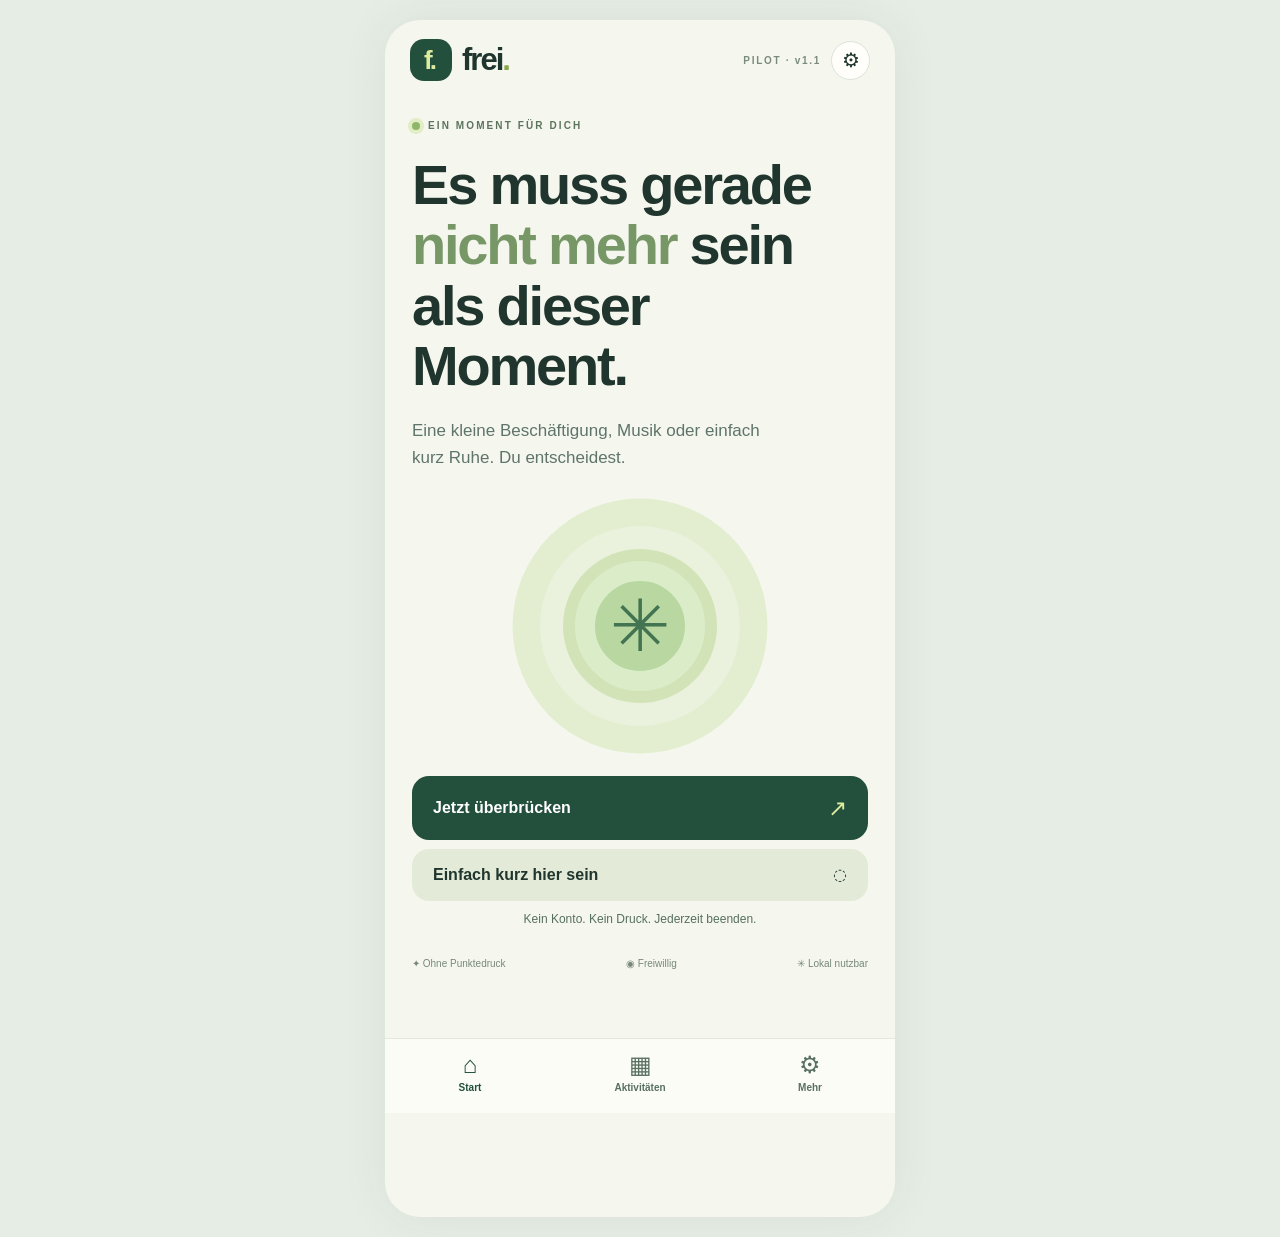
<file: index.html>
<!doctype html>
<html lang="de"><head><meta charset="utf-8"><meta name="viewport" content="width=device-width, initial-scale=1, viewport-fit=cover"><meta name="theme-color" content="#f5f7ef"><meta name="description" content="Eine ruhige, freiwillige Begleitung für die nächsten Minuten."><meta name="apple-mobile-web-app-capable" content="yes"><meta name="apple-mobile-web-app-title" content="FREI"><meta name="color-scheme" content="light"><meta http-equiv="Content-Security-Policy" content="default-src 'self' data: blob:; script-src 'self'; style-src 'self'; img-src 'self' data: blob:; media-src 'self' blob:; connect-src 'self'; object-src 'none'; base-uri 'none'; frame-src 'none'; form-action 'none'"><link rel="manifest" href="manifest.webmanifest"><link rel="icon" type="image/svg+xml" href="icon.svg"><link rel="apple-touch-icon" href="icon-192.png"><link rel="stylesheet" href="style.css"><title>FREI · Ein Moment für dich</title></head><body>
<div class="app-shell">
<header class="topbar"><a class="brand" href="#start" id="brand" aria-label="FREI, zurück zur Startseite"><span class="brandmark" aria-hidden="true">f.</span><span>frei<span class="branddot">.</span></span></a><span class="edition">PILOT · v1.1</span><button class="circle-btn" id="nav-settings" aria-label="Einstellungen" title="Einstellungen">⚙</button></header>
<main id="app-main">
<section class="screen visible" id="screen-home">
  <div class="eyebrow"><span class="small-dot"></span> EIN MOMENT FÜR DICH</div>
  <h1>Es muss gerade <em>nicht mehr</em> sein als dieser Moment.</h1>
  <p class="lead">Eine kleine Beschäftigung, Musik oder einfach kurz Ruhe. Du entscheidest.</p>
  <div class="hero-visual" aria-hidden="true"><div class="halo halo-a"></div><div class="halo halo-b"></div><div class="halo halo-c"></div><div class="halo-center">✳</div></div>
  <div class="home-actions"><button class="btn primary giant" id="go-context">Jetzt überbrücken <span aria-hidden="true">↗</span></button><button class="btn soft" id="quick-quiet">Einfach kurz hier sein <span aria-hidden="true">◌</span></button></div>
  <p class="subtle centered">Kein Konto. Kein Druck. Jederzeit beenden.</p>
  <div class="trustline"><span>✦ Ohne Punktedruck</span><span>◉ Freiwillig</span><span>✳ Lokal nutzbar</span></div>
</section>
<section class="screen" id="screen-context">
 <button class="back" data-back="home">← Zurück</button><div class="step-note">SCHRITT 1 VON 2</div>
 <h2>Was passt <em>jetzt</em>?</h2><p class="section-sub">Nur ein paar schnelle Angaben. Alles ist freiwillig.</p>
 <div class="control-panel"><div class="field-title">Woher kommt der Impuls?</div><div class="chip-row" id="trigger-chips"><button class="chip active" data-trigger="coffee" aria-pressed="true">☕ Kaffee</button><button class="chip" data-trigger="stress" aria-pressed="false">◐ Stress</button><button class="chip" data-trigger="waiting" aria-pressed="false">◷ Warten</button><button class="chip" data-trigger="meal" aria-pressed="false">✳ Nach Essen</button><button class="chip" data-trigger="other" aria-pressed="false">◎ Anderes</button></div></div>
 <div class="control-panel"><div class="field-title">Wie lange möchtest du überbrücken?</div><div class="segments" id="duration-chips"><button data-duration="60">1 Min.</button><button class="selected" data-duration="120">2 Min.</button><button data-duration="180">3 Min.</button><button data-duration="300">5 Min.</button></div></div>
 <div class="control-panel"><div class="field-title">Was geht gerade?</div><label class="toggle-row"><span><strong>Bildschirm und Hände</strong><small>Für die kleinen Spiele</small></span><input id="can-screen" type="checkbox" checked><span class="switch" aria-hidden="true"></span></label><label class="toggle-row"><span><strong>Audio ist möglich</strong><small>Eigene Musik optional</small></span><input id="can-audio" type="checkbox"><span class="switch" aria-hidden="true"></span></label><label class="toggle-row"><span><strong>Ich fahre / bediene eine Maschine</strong><small>Dann bitte nichts am Handy benutzen</small></span><input id="is-driving" type="checkbox"><span class="switch" aria-hidden="true"></span></label></div>
 <div class="control-panel"><div class="field-title">Wie soll die Auswahl sein?</div><div class="segments segments-two"><button class="selected" data-interaction="direct">Ein Vorschlag</button><button data-interaction="choice">Kleine Auswahl</button></div></div>
 <button class="btn primary giant" id="get-choice">Passende Idee finden <span>→</span></button><button class="quiet-link" id="context-quiet">Lieber gar keine Aufgabe</button>
</section>
<section class="screen" id="screen-suggestion"><button class="back" data-back="context">← Angaben ändern</button><div class="step-note">SCHRITT 2 VON 2</div><h2>Das könnte <em>passen.</em></h2><p class="section-sub" id="suggestion-reason">Klein, machbar und sofort beendbar.</p>
 <div class="recommendation"><div class="recommend-icon" id="recommend-icon">◈</div><div class="recommend-label">DEIN VORSCHLAG</div><h3 id="recommend-title">Formen sortieren</h3><p id="recommend-description"></p><div id="recommend-tags" class="tags"></div></div>
 <div id="music-prep" class="file-panel hidden"><label for="audio-input" class="file-label">♫ Eigene Musikdatei wählen</label><input id="audio-input" type="file" accept="audio/*"><p>Bleibt auf deinem Gerät, wird nicht hochgeladen. Musik startet nur nach deinem Klick.</p></div>
 <div id="choices" class="choice-container hidden"></div>
 <button class="btn primary giant" id="start-activity">Jetzt starten <span>↗</span></button><button class="btn ghost" id="try-another">Etwas anderes zeigen <span>↻</span></button><button class="quiet-link" id="suggestion-quiet">Keine Technik, nur Ruhe</button>
</section>
<section class="screen" id="screen-activity"><div class="activity-top"><button class="back" id="activity-end-top">← Beenden</button><span id="activity-time" class="clock" aria-label="Verbleibende Zeit">02:00</span></div><div class="step-note" id="activity-kicker">DEIN MOMENT</div><h2 id="activity-heading">Formen sortieren</h2><p class="section-sub" id="activity-description">Ohne Eile, ohne Punkte.</p>
 <div id="game-area" class="game-area"></div>
 <div id="audio-player" class="audio-player hidden"><span>♫ Deine Musik</span><audio id="music-player" controls preload="metadata"></audio></div>
 <div class="activity-actions"><button class="btn soft" id="pause-toggle">Pausieren</button><button class="btn ghost" id="activity-change">Wechseln ↻</button><button class="btn primary" id="activity-finish">Runde beenden ✓</button></div><p class="subtle centered">Die Zeit ist nur ein Rahmen, kein Erfolgsmaß.</p>
</section>
<section class="screen" id="screen-feedback"><div class="eyebrow">GUT, DASS DU SELBST ENTSCHEIDEST</div><h2>Wie war <em>die Aktivität?</em></h2><p class="section-sub">Du musst nichts bewerten. Nur ausdrückliche Antworten werden als solche gezählt.</p>
 <div class="feedback-block"><div class="field-title">War sie angenehm und machbar?</div><div class="feedback-buttons" id="tech-buttons"><button data-tech="positive">Passte gut</button><button data-tech="negative">Hat genervt</button><button data-tech="none">Weiß nicht</button></div></div>
 <div class="feedback-block"><div class="field-title">Hat sie dir beim Überbrücken geholfen?</div><div class="feedback-buttons" id="outcome-buttons"><button data-outcome="helped">Ja, geholfen</button><button data-outcome="not_helped">Nicht wirklich</button><button data-outcome="none">Unbekannt</button></div></div>
 <div class="feedback-block"><div class="field-title">Diese Aktivität künftig vermeiden?</div><div class="feedback-buttons" id="reject-buttons"><button data-reject="MOMENT">Jetzt nicht</button><button data-reject="TODAY">Heute nicht</button><button data-reject="UNTIL_REVOKED">Bis ich es ändere</button><button data-reject="none" class="selected">Nein</button></div></div>
 <button class="btn primary giant" id="save-feedback">Abschließen <span>→</span></button><button class="quiet-link" id="skip-feedback">Ohne Rückmeldung beenden</button>
</section>
<section class="screen" id="screen-done"><div class="hero-visual compact" aria-hidden="true"><div class="halo halo-a"></div><div class="halo halo-b"></div><div class="halo-center">✳</div></div><h2>Für jetzt ist <em>genug.</em></h2><p class="lead" id="done-copy">Du darfst jederzeit wiederkommen. Das Ergebnis musst du nicht erklären.</p><button class="btn primary giant" id="done-home">Zur Startseite <span>→</span></button><button class="btn soft" id="done-another">Noch einen Moment</button></section>
<section class="screen" id="screen-safety"><div class="safety-icon">!</div><h2>Deine Sicherheit <em>geht vor.</em></h2><p class="lead" id="safety-message">Bitte bediene die App nicht während einer Fahrt oder bei gefährlichen Maschinen. Sobald du sicher stehst, kannst du zurückkommen.</p><a class="btn soft hidden" id="emergency-link" href="tel:112">112 anrufen</a><button class="btn primary giant" id="safety-close">Verstanden – zurück</button></section>
<section class="screen" id="screen-library"><button class="back" data-back="home">← Zurück</button><div class="step-note">AKTIVITÄTEN</div><h2>Kleine Wege, <em>viele Möglichkeiten.</em></h2><p class="section-sub">Die ersten fünf Bausteine sind im Entwicklungsstand nutzbar. Vier weitere sind Prüfkandidaten.</p><div id="library-list" class="library-list"></div></section>
<section class="screen" id="screen-settings"><button class="back" data-back="home">← Zurück</button><div class="step-note">DEINE EINSTELLUNGEN</div><h2>Du hast die <em>Kontrolle.</em></h2>
 <div class="control-panel"><div class="field-title">Privatsphäre</div><p class="settings-text">Die App braucht kein Konto und sendet keine Aktivitätsdaten an einen Server. Ohne Speichern werden Erfahrungen beim Neuladen verworfen.</p><label class="toggle-row"><span><strong>Erfahrungen auf diesem Gerät merken</strong><small>Nur mit deiner ausdrücklichen Zustimmung</small></span><input id="opt-memory" type="checkbox"><span class="switch" aria-hidden="true"></span></label><p class="small-warning">Lokale Browserdaten sind nicht verschlüsselt. Auf gemeinsam genutzten Geräten ausschalten.</p><button class="btn soft" id="delete-data">Gespeicherte Erfahrungen löschen</button></div>
 <div class="control-panel"><div class="field-title">Aktivitäten wieder erlauben</div><div id="reject-list" class="reject-list"><p class="settings-text">Keine dauerhaften Ablehnungen gespeichert.</p></div></div>
 <div class="control-panel"><div class="field-title">Wichtig</div><p class="settings-text">Diese App ist ein nicht klinisch validierter Entwicklungspilot. Sie ersetzt keine Behandlung. Wenn du mit dem Rauchen aufhören willst, können ärztliche Beratung und etablierte Entwöhnungshilfen zusätzlich helfen.</p><p class="settings-text">Für den Rauchstopp gibt es zusätzlich kostenlose Beratung des Bundesinstituts für Öffentliche Gesundheit: <a href="tel:08008313131">0800 8 31 31 31</a> oder <a href="https://www.rauchfrei-info.de/unterstuetzung/telefonberatung/" target="_blank" rel="noopener noreferrer">rauchfrei-info.de</a>.</p><p class="settings-text">In einem akuten medizinischen Notfall: 112.</p><button class="btn ghost" id="safety-now">Ich benötige dringend Hilfe</button></div>
 <div class="control-panel"><div class="field-title">Technik &amp; Transparenz</div><p class="settings-text">Version 1.4 CANDIDATE · Offlinefähige Web-App. Keine freien KI-Texte. Keine Push-Nachrichten. Keine Werbung. Der ursprüngliche Frozen-Master wurde nicht verändert.</p><p class="settings-text">Forschung und technische Grenzen stehen in README.md im Projektpaket.</p></div>
</section>
</main>
<nav class="bottom-nav" aria-label="Hauptnavigation"><button id="tab-home" class="selected"><span>⌂</span><small>Start</small></button><button id="tab-library"><span>▦</span><small>Aktivitäten</small></button><button id="tab-settings"><span>⚙</span><small>Mehr</small></button></nav>
<div id="toast" role="status" aria-live="polite"></div>
</div>
<script src="engine.js" defer></script><script src="event-ledger.js" defer></script><script src="event-store.js" defer></script><script src="event-bridge.js" defer></script><script src="app.js" defer></script></body></html>
</file>
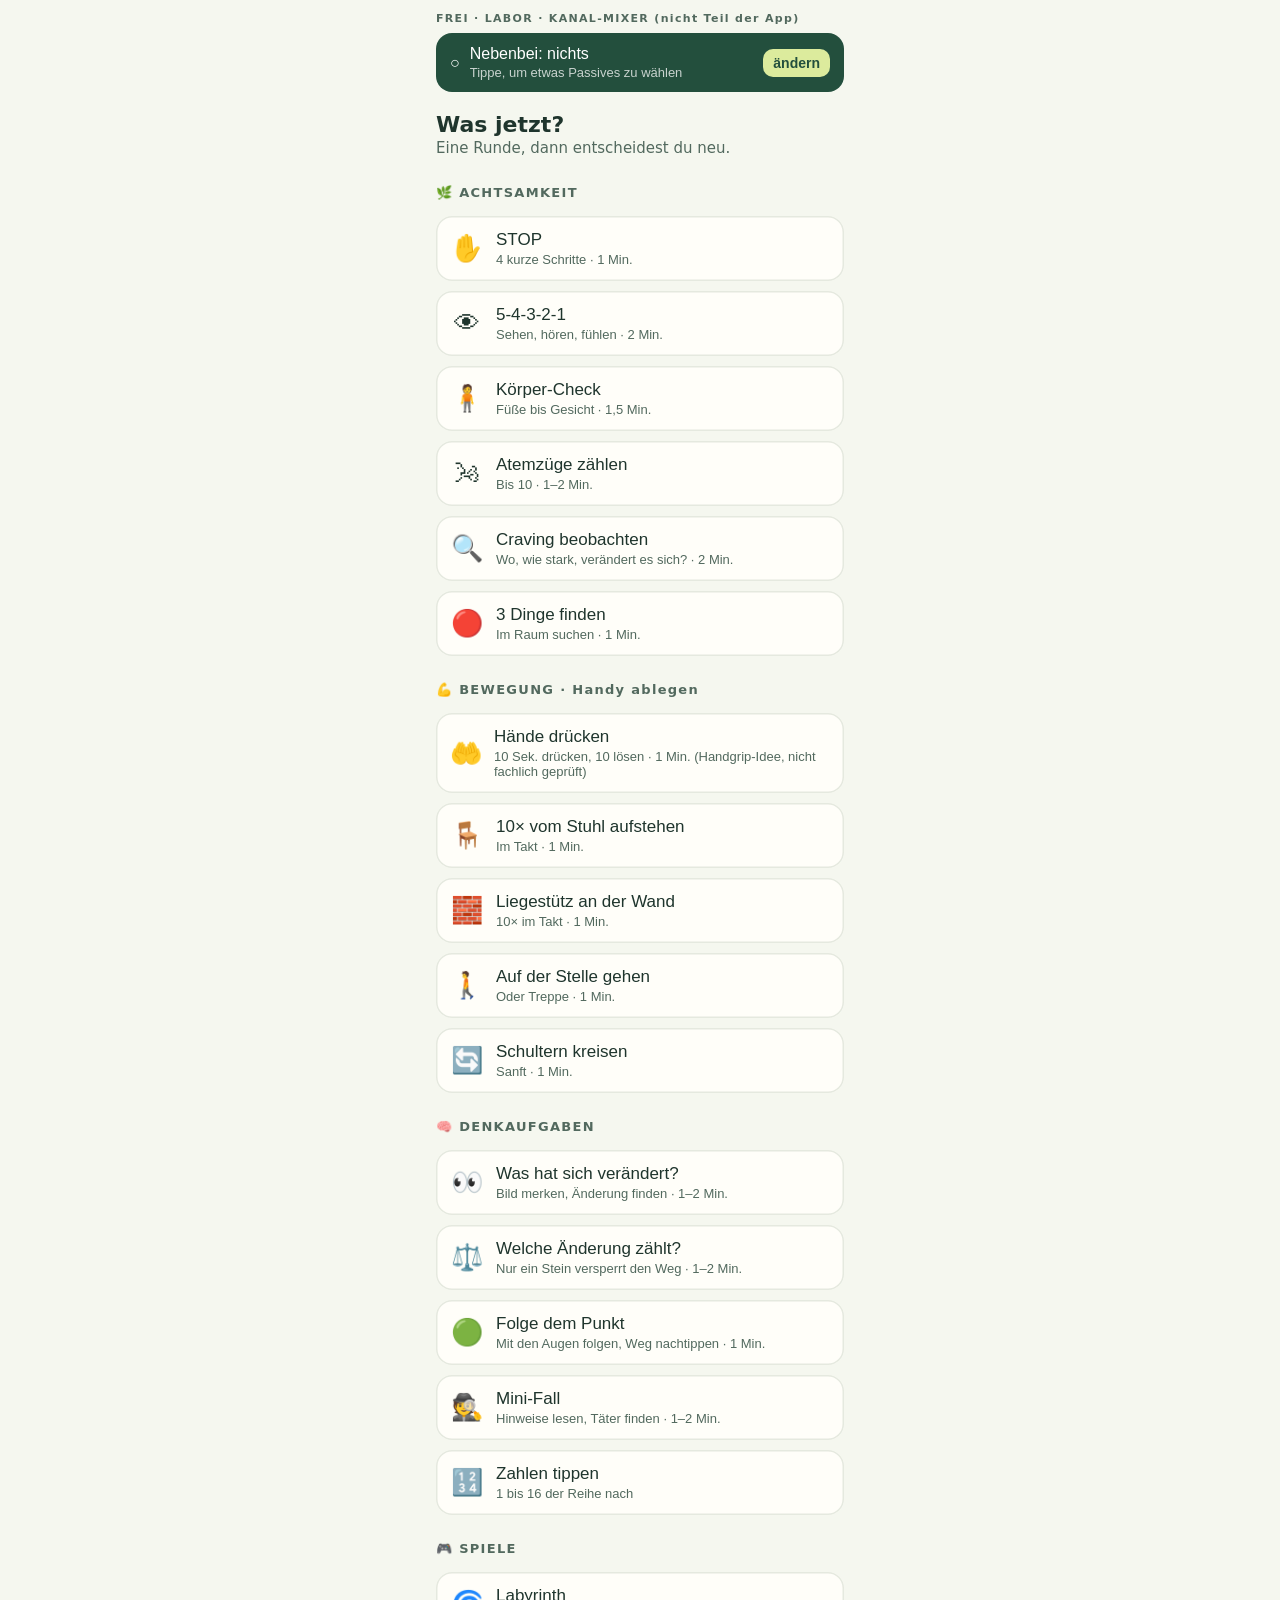
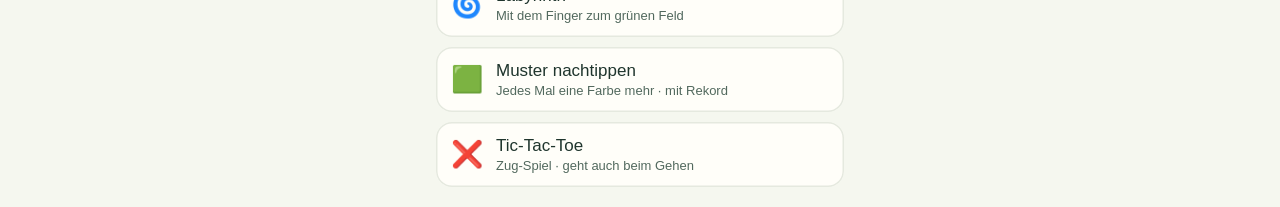
<file: lab/mixer.html>
<!doctype html>
<html lang="de"><head><meta charset="utf-8">
<meta name="viewport" content="width=device-width, initial-scale=1, viewport-fit=cover">
<meta name="theme-color" content="#f5f7ef">
<title>FREI Labor · Kanal-Mixer</title>
<style>
:root{--bg:#f5f7ef;--ink:#1f352d;--muted:#52695e;--primary:#234f3d;--lime:#dceb9d;--surface:#fffef9;--line:#e5e9df}
*{box-sizing:border-box;-webkit-tap-highlight-color:transparent}
html,body{margin:0;background:var(--bg);color:var(--ink);font-family:-apple-system,system-ui,"Segoe UI",sans-serif;overscroll-behavior:none}
main{max-width:440px;margin:0 auto;padding:12px 16px calc(20px + env(safe-area-inset-bottom));min-height:100dvh;display:flex;flex-direction:column}
.note{font-size:11px;letter-spacing:.12em;color:var(--muted);font-weight:600}
.pbar{position:sticky;top:0;z-index:5;background:var(--bg);padding:8px 0 10px}
.pbtn{width:100%;display:flex;align-items:center;gap:10px;border:0;border-radius:16px;background:var(--primary);color:#fff;padding:12px 14px;font-size:16px;text-align:left}
.pbtn .lbl{flex:1}.pbtn .lbl small{display:block;opacity:.75;font-size:13px;margin-top:2px}
.pbtn .chg{background:var(--lime);color:var(--primary);border-radius:10px;padding:6px 10px;font-weight:600;font-size:14px}
h1{font-size:22px;margin:10px 0 2px}
.sub{color:var(--muted);margin:0 0 12px;font-size:15px}
.list{display:grid;gap:10px}
.card{border:0;border-radius:16px;background:var(--surface);box-shadow:inset 0 0 0 1.5px var(--line);padding:14px;text-align:left;font-size:17px;color:var(--ink);display:flex;gap:12px;align-items:center}
.card .ic{font-size:26px;width:34px;text-align:center}.card small{display:block;color:var(--muted);font-size:13px;margin-top:2px}
.card[disabled]{opacity:.4}
.stage{flex:1;display:flex;flex-direction:column}
.grid4{display:grid;grid-template-columns:repeat(4,1fr);gap:8px}
.num{aspect-ratio:1;border:0;border-radius:14px;background:var(--surface);box-shadow:inset 0 0 0 1.5px var(--line);font-size:26px;font-weight:650;color:var(--primary)}
.num.ok{background:var(--lime);color:#7d9a86}
.shake{animation:sh .25s}@keyframes sh{25%{transform:translateX(-4px)}75%{transform:translateX(4px)}}
.maze{display:grid;gap:0;touch-action:none;user-select:none;border-radius:12px;overflow:hidden;background:var(--primary);padding:4px}
.mc{aspect-ratio:1;background:var(--surface)}.mc.w{background:var(--primary)}.mc.g{background:var(--lime)}.mc.p{background:var(--surface);position:relative}
.mc.p::after{content:"";position:absolute;inset:18%;border-radius:50%;background:var(--primary)}.mc.t{background:#eef3e6}
.simon{display:grid;grid-template-columns:1fr 1fr;gap:12px;aspect-ratio:1}
.pad{border:0;border-radius:22px;opacity:.55;transition:opacity .1s,transform .1s}.pad.on{opacity:1;transform:scale(.97)}
.big{font-size:20px;text-align:center;margin:14px 0;min-height:28px}
.actions{display:flex;gap:8px;margin-top:auto;padding-top:14px;flex-wrap:wrap}
.actions button{flex:1;min-width:30%;padding:15px 8px;border-radius:14px;border:0;font-size:16px;font-weight:600}
.pri{background:var(--primary);color:#fff}.sec{background:var(--surface);color:var(--ink);box-shadow:inset 0 0 0 1.5px var(--line)}
.sec-h{font-size:13px;letter-spacing:.1em;color:var(--muted);font-weight:700;margin:16px 0 6px}
.pace{flex:1;display:flex;flex-direction:column;align-items:center;justify-content:center;text-align:center;border-radius:22px;background:var(--primary);color:#fff;padding:20px;min-height:52dvh}
.pace .t{font-size:46px;font-weight:700;line-height:1.1}.pace .c{font-size:80px;font-weight:700;margin-top:10px;font-variant-numeric:tabular-nums}.pace .s{opacity:.75;margin-top:8px;font-size:16px}
.step{flex:1;display:flex;flex-direction:column;justify-content:center;text-align:center;font-size:26px;line-height:1.3;padding:10px}
.step small{display:block;font-size:16px;color:var(--muted);margin-top:12px}
.tapbig{width:100%;aspect-ratio:1.6;border:0;border-radius:22px;background:var(--lime);color:var(--primary);font-size:64px;font-weight:700}
.sheet{position:fixed;inset:0;background:rgba(20,40,30,.45);display:none;z-index:20;align-items:flex-end}
.sheet .in{background:var(--bg);width:100%;max-width:440px;margin:0 auto;border-radius:22px 22px 0 0;padding:16px 16px calc(18px + env(safe-area-inset-bottom));max-height:88dvh;overflow:auto}
.sheet h2{margin:4px 0 10px;font-size:19px}
.chips{display:flex;flex-wrap:wrap;gap:8px;margin:8px 0 14px}
.chip{border:0;border-radius:999px;padding:10px 14px;background:var(--surface);box-shadow:inset 0 0 0 1.5px var(--line);font-size:15px;color:var(--ink)}
.chip.on{background:var(--primary);color:#fff;box-shadow:none}
.howto{background:var(--surface);border-radius:14px;padding:12px;box-shadow:inset 0 0 0 1.5px var(--line);font-size:15px;line-height:1.4}
.warn{font-size:13px;color:#8a5a2b;margin-top:6px}
</style></head>
<body><main>
<div class="note">FREI · LABOR · KANAL-MIXER (nicht Teil der App)</div>
<div class="pbar"><button class="pbtn" id="pbtn"><span id="picon">○</span><span class="lbl"><span id="pname">Nebenbei: nichts</span><small id="phow">Tippe, um etwas Passives zu wählen</small></span><span class="chg">ändern</span></button></div>
<div class="stage" id="stage"></div>
</main>

<div class="sheet" id="sheet"><div class="in">
<h2>Was läuft nebenher?</h2>
<div class="chips" id="groups"></div>
<div class="chips" id="items"></div>
<div class="howto" id="howto">Wähle oben eine Gruppe.</div>
<div id="extra"></div>
<div class="actions"><button class="pri" id="sheetok">Fertig</button></div>
</div></div>

<audio id="audio" loop></audio>
<script>
const $=id=>document.getElementById(id);
/* ---------- PASSIV ---------- */
const PASSIVE={
 none:{ic:'○',name:'Nichts',items:{none:{n:'Nichts nebenher',h:'Nur die aktive Übung.'}}},
 ears:{ic:'👂',name:'Ohren',uses:['ears'],items:{
   music:{n:'Eigene Musik',h:'Wähle unten ein Lied von deinem Handy. Es läuft in Schleife.'},
   noise:{n:'Ruhiges Rauschen',h:'Gleichmäßiges, tiefes Rauschen. Lautstärke am Handy einstellen.'},
   breath:{n:'Atem-Ton',h:'Ein Klang wird lauter (einatmen) und leiser (ausatmen). Einfach mitatmen, nicht hinschauen.'},
   story:{n:'Hörgeschichte',h:'Kommt später – Inhalte müssen erst geprüft werden.',na:1}}},
 hand:{ic:'✋',name:'Freie Hand',uses:['hand2'],items:{
   touch:{n:'Etwas abtasten',h:'Nimm etwas aus der Tasche. Fühl: Wo ist es rau, wo glatt, wo kalt?'},
   squeeze:{n:'Kneten / Ball',h:'Etwas Weiches in die Hand und langsam drücken und loslassen.'},
   coin:{n:'Münze/Stift drehen',h:'Münze oder Stift zwischen den Fingern drehen.'},
   tap:{n:'Finger an Daumen',h:'Zeigefinger, Mittelfinger, Ring, Kleiner – nacheinander an den Daumen. Und zurück.'},
   fist:{n:'Faust & lösen',h:'Faust langsam schließen, kurz halten, ganz öffnen.'}}},
 sit:{ic:'🦵',name:'Füße (sitzend)',uses:['legs'],items:{
   heels:{n:'Fersen heben',h:'Fersen hoch, Zehen bleiben am Boden. Langsam runter.'},
   press:{n:'Füße in den Boden',h:'Beide Füße fest in den Boden drücken, 10 Sek. halten, lösen.'},
   toes:{n:'Zehen krallen',h:'Zehen einkrallen, halten, wieder spreizen.'},
   knees:{n:'Knie zusammendrücken',h:'Knie gegeneinander drücken, 10 Sek., lösen.'},
   legs:{n:'Beine strecken',h:'Abwechselnd ein Bein strecken, kurz halten, absetzen.'}}},
 stand:{ic:'🚶',name:'Stehen/Gehen',uses:['walk'],items:{
   pace:{n:'5 vor, 5 zurück',h:'5 Schritte vor, 5 zurück. Nur wenn der Weg frei ist.'},
   rock:{n:'Auf Zehen wippen',h:'Langsam auf die Zehen, wieder runter.'},
   shift:{n:'Gewicht verlagern',h:'Gewicht langsam von links nach rechts.'}}},
 mouth:{ic:'👄',name:'Mund',uses:['mouth'],items:{
   water:{n:'Wasser schluckweise',h:'Kleine Schlucke Wasser, langsam.'},
   gum:{n:'Kaugummi',h:'Kaugummi kauen, bewusst langsam.'}}}
};
let pg='none',pi='none';
/* ---------- AKTIV ---------- */
const DIRS={achts:'🌿 ACHTSAMKEIT',beweg:'💪 BEWEGUNG · Handy ablegen',denk:'🧠 DENKAUFGABEN',spiel:'🎮 SPIELE'};
const ACTIVE=[
 {id:'stop',dir:'achts',ic:'✋',n:'STOP',d:'4 kurze Schritte · 1 Min.'},
 {id:'sense',dir:'achts',ic:'👁',n:'5-4-3-2-1',d:'Sehen, hören, fühlen · 2 Min.'},
 {id:'body',dir:'achts',ic:'🧍',n:'Körper-Check',d:'Füße bis Gesicht · 1,5 Min.'},
 {id:'count',dir:'achts',ic:'🌬',n:'Atemzüge zählen',d:'Bis 10 · 1–2 Min.'},
 {id:'watch',dir:'achts',ic:'🔍',n:'Craving beobachten',d:'Wo, wie stark, verändert es sich? · 2 Min.'},
 {id:'red',dir:'achts',ic:'🔴',n:'3 Dinge finden',d:'Im Raum suchen · 1 Min.'},
 {id:'press',dir:'beweg',ic:'🤲',n:'Hände drücken',d:'10 Sek. drücken, 10 lösen · 1 Min. (Handgrip-Idee, nicht fachlich geprüft)'},
 {id:'chair',dir:'beweg',ic:'🪑',n:'10× vom Stuhl aufstehen',d:'Im Takt · 1 Min.'},
 {id:'wall',dir:'beweg',ic:'🧱',n:'Liegestütz an der Wand',d:'10× im Takt · 1 Min.'},
 {id:'march',dir:'beweg',ic:'🚶',n:'Auf der Stelle gehen',d:'Oder Treppe · 1 Min.'},
 {id:'shoulder',dir:'beweg',ic:'🔄',n:'Schultern kreisen',d:'Sanft · 1 Min.'},
 {id:'diff',dir:'denk',ic:'👀',n:'Was hat sich verändert?',d:'Bild merken, Änderung finden · 1–2 Min.'},
 {id:'delta',dir:'denk',ic:'⚖️',n:'Welche Änderung zählt?',d:'Nur ein Stein versperrt den Weg · 1–2 Min.'},
 {id:'follow',dir:'denk',ic:'🟢',n:'Folge dem Punkt',d:'Mit den Augen folgen, Weg nachtippen · 1 Min.'},
 {id:'case',dir:'denk',ic:'🕵️',n:'Mini-Fall',d:'Hinweise lesen, Täter finden · 1–2 Min.'},
 {id:'nums',dir:'denk',ic:'🔢',n:'Zahlen tippen',d:'1 bis 16 der Reihe nach'},
 {id:'maze',dir:'spiel',ic:'🌀',n:'Labyrinth',d:'Mit dem Finger zum grünen Feld'},
 {id:'simon',dir:'spiel',ic:'🟩',n:'Muster nachtippen',d:'Jedes Mal eine Farbe mehr · mit Rekord'},
 {id:'ttt',dir:'spiel',ic:'❌',n:'Tic-Tac-Toe',d:'Zug-Spiel · geht auch beim Gehen',turns:1}
];
function blockedReason(a){
  const ears=pg==='ears';
  if(a.dir==='beweg'&&pg!=='none'&&!(ears&&(pi==='music'||pi==='noise')))return 'Hier passt nebenbei nur Musik oder Rauschen';
  if(a.dir==='denk'&&(pg==='stand'||(ears&&pi==='story')))return pg==='stand'?'Nicht beim Gehen':'Nicht mit Hörbuch';
  if(a.dir==='spiel'&&pg==='stand'&&!a.turns)return 'Beim Gehen nur Zug-Spiele';
  return '';
}
/* ---------- Passiv-Sheet ---------- */
function renderPassive(){
  const g=PASSIVE[pg],it=g.items[pi];
  $('picon').textContent=g.ic;$('pname').textContent='Nebenbei: '+(pg==='none'?'nichts':it.n);
  $('phow').textContent=pg==='none'?'Tippe, um etwas Passives zu wählen':it.h;
}
function renderSheet(){
  $('groups').innerHTML='';Object.entries(PASSIVE).forEach(([k,g])=>{const b=document.createElement('button');b.className='chip'+(k===pg?' on':'');b.textContent=g.ic+' '+g.name;
    b.onclick=()=>{pg=k;pi=Object.keys(g.items).find(x=>!g.items[x].na);applyAudio();renderSheet()};$('groups').appendChild(b)});
  const g=PASSIVE[pg];$('items').innerHTML='';
  Object.entries(g.items).forEach(([k,it])=>{const b=document.createElement('button');b.className='chip'+(k===pi?' on':'');b.textContent=it.n;b.disabled=!!it.na;if(it.na)b.style.opacity=.4;
    b.onclick=()=>{pi=k;applyAudio();renderSheet()};$('items').appendChild(b)});
  $('howto').textContent=g.items[pi].h;
  const ex=$('extra');ex.innerHTML='';
  if(pg==='ears'&&pi==='music'){const f=document.createElement('input');f.type='file';f.accept='audio/*';f.style.marginTop='10px';
    f.onchange=()=>{if(f.files[0]){const a=$('audio');a.src=URL.createObjectURL(f.files[0]);a.play().catch(()=>{})}};ex.appendChild(f)}
  if(pg==='stand')ex.innerHTML='<div class="warn">Beim Gehen sind nur Übungen ohne Dauer-Hinschauen frei.</div>';
  renderPassive();
}
$('pbtn').onclick=()=>{renderSheet();$('sheet').style.display='flex'};
$('sheetok').onclick=()=>{$('sheet').style.display='none';showMenu()};
$('sheet').onclick=e=>{if(e.target.id==='sheet')$('sheetok').onclick()};
/* Audio */
let actx,noiseNode,noiseGain,breathNode;
const ctx=()=>{if(!actx)actx=new (window.AudioContext||window.webkitAudioContext)();actx.resume();return actx};
function beep(f=660,ms=160){try{const c=ctx(),o=c.createOscillator(),g=c.createGain();o.frequency.value=f;g.gain.setValueAtTime(.0001,c.currentTime);g.gain.exponentialRampToValueAtTime(.25,c.currentTime+.02);g.gain.exponentialRampToValueAtTime(.0001,c.currentTime+ms/1000);o.connect(g).connect(c.destination);o.start();o.stop(c.currentTime+ms/1000+.05)}catch(e){}}
function duck(on){$('audio').volume=on?.12:1;if(noiseGain)noiseGain.gain.value=on?.08:.5}
function applyAudio(){
  const a=$('audio');if(!(pg==='ears'&&pi==='music'))a.pause();
  if(pg==='ears'&&pi==='noise'){if(!actx)actx=new (window.AudioContext||window.webkitAudioContext)();
    if(!noiseNode){noiseGain=actx.createGain();noiseGain.gain.value=.5;const len=actx.sampleRate*4,buf=actx.createBuffer(1,len,actx.sampleRate),d=buf.getChannelData(0);let last=0;
      for(let i=0;i<len;i++){const w=Math.random()*2-1;last=(last+0.02*w)/1.02;d[i]=last*3.2}
      noiseNode=actx.createBufferSource();noiseNode.buffer=buf;noiseNode.loop=true;noiseNode.connect(noiseGain).connect(actx.destination);noiseNode.start()}
    actx.resume()}
  else if(noiseNode){noiseNode.stop();noiseNode=null}
  if(pg==='ears'&&pi==='breath'){if(!breathNode){const c=ctx(),o=c.createOscillator(),g=c.createGain(),l=c.createOscillator(),lg=c.createGain();
      o.frequency.value=196;g.gain.value=.12;l.frequency.value=1/10;lg.gain.value=.11;l.connect(lg).connect(g.gain);o.connect(g).connect(c.destination);o.start();l.start();breathNode=[o,l]}}
  else if(breathNode){breathNode.forEach(n=>n.stop());breathNode=null}
}
/* ---------- Aktiv: Menü & Runden ---------- */
const stage=$('stage');let cur=null;
function showMenu(){if(typeof clearT==='function')clearT();cur=null;stage.innerHTML='<h1>Was jetzt?</h1><p class="sub">Eine Runde, dann entscheidest du neu.</p><div class="list" id="alist"></div>';
  Object.entries(DIRS).forEach(([dk,dn])=>{const h=document.createElement('div');h.className='sec-h';h.textContent=dn;$('alist').appendChild(h);
  ACTIVE.filter(a=>a.dir===dk).forEach(a=>{const r=blockedReason(a),b=document.createElement('button');b.className='card';b.disabled=!!r;
    b.innerHTML=`<span class="ic">${a.ic}</span><span>${a.n}<small>${r||a.d}</small></span>`;b.onclick=()=>run(a.id);$('alist').appendChild(b)})})}
function endRound(text){const act=document.createElement('div');stage.querySelector('.big').textContent=text;
  act.className='actions';act.innerHTML='<button class="sec" id="e1">Reicht</button><button class="sec" id="e2">Was anderes</button><button class="pri" id="e3">Noch eine Runde</button>';
  stage.appendChild(act);$('e1').onclick=()=>{stage.innerHTML='<div class="big" style="margin:auto">Okay. Gut, dass du hier warst.</div>'};$('e2').onclick=showMenu;$('e3').onclick=()=>run(cur)}
function head(t,s){stage.innerHTML=`<h1>${t}</h1><p class="sub">${s}</p>`}
let timers=[];const clearT=()=>{timers.forEach(clearTimeout);timers=[];duck(false)};
function run(id){clearT();cur=id;({nums,maze,simon,red,ttt,diff,delta,follow,case:caseG,stop,sense,body,count,watch,press,chair,wall,march,shoulder})[id]()}
function steps(list,endText){/* list: [{t,s,sec?}] – sec: auto weiter, sonst Knopf */let i=0;const box=document.createElement('div');box.className='step';stage.appendChild(box);
  const m=document.createElement('div');m.className='big';const act=document.createElement('div');act.className='actions';act.innerHTML='<button class="pri" id="nx">Weiter</button>';stage.appendChild(m);stage.appendChild(act);
  const show=()=>{clearT();if(i>=list.length){act.remove();box.innerHTML='';return endRound(endText)}const st=list[i];if(st.duck)duck(true);
    box.innerHTML=st.t+(st.s?'<small>'+st.s+'</small>':'');if(st.sec)timers.push(setTimeout(()=>{i++;show()},st.sec*1000))};
  $('nx').onclick=()=>{i++;show()};show()}
function pacer(title,seq,rounds,endText){/* seq: [{t,sec}] */const box=document.createElement('div');box.className='pace';box.innerHTML='<div class="t"></div><div class="c"></div><div class="s"></div>';
  stage.appendChild(box);const m=document.createElement('div');m.className='big';stage.appendChild(m);const act=document.createElement('div');act.className='actions';act.innerHTML='<button class="sec" id="pstop">Stopp</button>';stage.appendChild(act);
  let r=0,k=0,left=0;const tick=()=>{if(left<=0){if(k>=seq.length){k=0;r++}if(r>=rounds){act.remove();box.querySelector('.t').textContent='Fertig';box.querySelector('.c').textContent='✓';return endRound(endText)}
      left=seq[k].sec;box.querySelector('.t').textContent=seq[k].t;beep(k%2?440:660);k++}
    box.querySelector('.c').textContent=left;box.querySelector('.s').textContent=rounds>1?('Runde '+(r+1)+' von '+rounds):'';left--;timers.push(setTimeout(tick,1000))};
  $('pstop').onclick=()=>{clearT();showMenu()};tick()}
/* --- Achtsamkeit --- */
function stop(){head('STOP','Vier kleine Schritte.');steps([{t:'<b>S</b>topp.<br>Halte kurz inne.'},{t:'<b>T</b>ief atmen.<br>Einmal langsam ein … und aus.'},{t:'<b>O</b>ffen wahrnehmen.<br>Was spürst du gerade im Körper?'},{t:'<b>P</b>lan.<br>Was machst du als Nächstes?'}],'Gut gemacht.')}
function sense(){head('5-4-3-2-1','Tippe weiter, wenn du soweit bist.');steps([{t:'Finde <b>5 Dinge</b>, die du siehst.'},{t:'Finde <b>4 Dinge</b>, die du hörst.',s:'Die Musik ist kurz leiser.',duck:1},{t:'Finde <b>3 Dinge</b>, die du fühlst.',s:'Stoff, Boden, Luft …'},{t:'Finde <b>2 Dinge</b>, die du riechst.'},{t:'Finde <b>1 Ding</b>, das du schmeckst.'}],'Wieder ganz da.')}
function body(){head('Körper-Check','Wandert von allein weiter. Augen dürfen zu.');steps([{t:'Spür deine <b>Füße</b>.',sec:15},{t:'Deine <b>Beine</b>.',sec:15},{t:'Deine <b>Hände</b>.',sec:15},{t:'Deine <b>Schultern</b>.<br>Lass sie sinken.',sec:15},{t:'Dein <b>Gesicht</b>.<br>Kiefer locker.',sec:15},{t:'Und dein <b>Atem</b>.',sec:15}],'Fertig.')}
function count(){head('Atemzüge zählen','Tippe bei jedem Ausatmen.');let n=0;const b=document.createElement('button');b.className='tapbig';b.textContent='0';stage.appendChild(b);const m=document.createElement('div');m.className='big';stage.appendChild(m);
  b.onclick=()=>{if(n>=10)return;b.textContent=++n;if(n===10){b.disabled=true;endRound('Zehn ruhige Atemzüge.')}}}
function watch(){head('Craving beobachten','Nur hinschauen. Nichts wegmachen.');
  const q=(t,opts,cb)=>{const w=document.createElement('div');w.innerHTML='<div class="step" style="flex:none;font-size:22px">'+t+'</div>';const c=document.createElement('div');c.className='chips';c.style.justifyContent='center';
    opts.forEach(o=>{const b=document.createElement('button');b.className='chip';b.textContent=o;b.onclick=()=>{w.remove();cb(o)};c.appendChild(b)});w.appendChild(c);stage.appendChild(w)};
  q('Wo spürst du es?',['Brust','Bauch','Mund','Hände','Kopf','Weiß nicht'],()=>q('Wie stark gerade?',['schwach','mittel','stark'],()=>{
    const w=document.createElement('div');w.className='step';w.innerHTML='Bleib 30 Sekunden einfach dabei.<br>Schau, ob es sich bewegt.<small id="wc">30</small>';stage.appendChild(w);let l=30;
    const t=()=>{if(--l<=0){w.remove();q('Und jetzt?',['schwächer','gleich','stärker'],()=>{const m=document.createElement('div');m.className='big';stage.appendChild(m);endRound('Danke fürs Hinschauen.')});return}$('wc').textContent=l;timers.push(setTimeout(t,1000))};timers.push(setTimeout(t,1000))}))}
/* --- Bewegung --- */
function press(){head('Hände drücken','Handy ablegen. Der Ton sagt dir den Wechsel.');pacer('',[{t:'Drücken',sec:10},{t:'Lösen',sec:10}],3,'Eine Runde geschafft.')}
function chair(){head('Vom Stuhl aufstehen','Handy ablegen. Bei jedem Ton: hoch oder runter.');pacer('',[{t:'Hoch',sec:3},{t:'Hinsetzen',sec:3}],10,'Zehn Mal. Stark.')}
function wall(){head('Liegestütz an der Wand','Hände an die Wand, Schritt zurück. Im Takt.');pacer('',[{t:'Zur Wand',sec:3},{t:'Wegdrücken',sec:3}],10,'Zehn Mal geschafft.')}
function march(){head('Auf der Stelle gehen','Oder Treppe. Handy in die Tasche – der Ton zählt mit.');pacer('',[{t:'Gehen',sec:15},{t:'Weiter',sec:15}],2,'Eine Minute bewegt.')}
function shoulder(){head('Schultern kreisen','Langsam und groß.');pacer('',[{t:'Nach vorne',sec:30},{t:'Nach hinten',sec:30}],1,'Locker.')}
/* Zahlen 1-16 */
function nums(){head('Zahlen tippen','Tippe 1 bis 16 der Reihe nach. Ohne Zeitdruck.');
  const g=document.createElement('div');g.className='grid4';const arr=[...Array(16)].map((_,i)=>i+1).sort(()=>Math.random()-.5);let next=1;
  arr.forEach(n=>{const b=document.createElement('button');b.className='num';b.textContent=n;b.onclick=()=>{if(n===next){b.classList.add('ok');next++;if(next>16)endRound('Geschafft.')}else{b.classList.remove('shake');void b.offsetWidth;b.classList.add('shake')}};g.appendChild(b)});
  stage.appendChild(g);const m=document.createElement('div');m.className='big';stage.appendChild(m)}
/* Labyrinth */
function maze(){head('Labyrinth','Zieh den Punkt mit dem Finger zum grünen Feld.');
  const W=9,H=11,cells=Array(W*H).fill(1),idx=(x,y)=>y*W+x;
  (function carve(x,y){cells[idx(x,y)]=0;[[2,0],[-2,0],[0,2],[0,-2]].sort(()=>Math.random()-.5).forEach(([dx,dy])=>{const nx=x+dx,ny=y+dy;if(nx>0&&ny>0&&nx<W-1&&ny<H-1&&cells[idx(nx,ny)]){cells[idx(x+dx/2,y+dy/2)]=0;carve(nx,ny)}})})(1,1);
  const goal=idx(W-2,H-2);let pos=idx(1,1);const el=document.createElement('div');el.className='maze';el.style.gridTemplateColumns=`repeat(${W},1fr)`;
  const draw=()=>{el.innerHTML='';cells.forEach((c,i)=>{const d=document.createElement('div');d.className='mc'+(c?' w':'')+(i===goal?' g':'')+(i===pos?' p':'');d.dataset.i=i;el.appendChild(d)})};draw();
  let done=false;const tryMove=t=>{if(done||!t||t.dataset.i===undefined)return;const i=+t.dataset.i,dx=Math.abs(i%W-pos%W),dy=Math.abs(((i/W)|0)-((pos/W)|0));
    if(!cells[i]&&dx+dy===1){pos=i;draw();if(pos===goal){done=true;endRound('Angekommen.')}}};
  el.addEventListener('pointerdown',e=>{el.setPointerCapture(e.pointerId);tryMove(document.elementFromPoint(e.clientX,e.clientY))});
  el.addEventListener('pointermove',e=>{if(e.buttons||e.pointerType==='touch')tryMove(document.elementFromPoint(e.clientX,e.clientY))});
  stage.appendChild(el);const m=document.createElement('div');m.className='big';stage.appendChild(m)}
/* Muster nachtippen */
function simon(){head('Muster nachtippen','Schau zu, dann tippe die Farben in derselben Reihenfolge.');
  const cols=['#3f8f6b','#d9b44a','#c96a5a','#5a7fc9'],box=document.createElement('div');box.className='simon';const pads=cols.map((c,i)=>{const b=document.createElement('button');b.className='pad';b.style.background=c;box.appendChild(b);return b});
  stage.appendChild(box);const m=document.createElement('div');m.className='big';stage.appendChild(m);
  let seq=[],inp=0,lock=true;const flash=(i,ms=420)=>new Promise(r=>{pads[i].classList.add('on');setTimeout(()=>{pads[i].classList.remove('on');setTimeout(r,180)},ms)});
  let rec=0;try{rec=+localStorage.getItem('frei-simon-rekord')||0}catch(e){}
  const info=document.createElement('div');info.className='sub';info.id='sinfo';info.style.cssText='display:flex;justify-content:space-between;font-weight:600;margin:0 0 10px';stage.insertBefore(info,box);
  const upd=()=>{info.innerHTML=`<span>Reihe: ${seq.length}</span><span>🏆 Rekord: ${rec}</span>`};
  const speed=()=>Math.max(220,420-seq.length*15);
  const show=async()=>{lock=true;upd();m.textContent='Schau zu …';await new Promise(r=>setTimeout(r,600));for(const i of seq)await flash(i,speed());m.textContent='Du bist dran.';inp=0;lock=false};
  const grow=()=>{seq.push(Math.floor(Math.random()*4));show()};
  pads.forEach((p,i)=>p.onclick=()=>{if(lock)return;flash(i,180);
    if(i!==seq[inp]){lock=true;const got=seq.length-1;let txt;if(got>rec){rec=got;try{localStorage.setItem('frei-simon-rekord',rec)}catch(e){}txt=`🏆 Neuer Rekord: ${got}!`}else txt=`Diesmal ${got} · Dein Rekord ${rec}`;upd();return endRound(txt)}
    if(++inp===seq.length){lock=true;m.textContent='Gut. Eine Farbe mehr.';setTimeout(grow,700)}});
  seq=[Math.floor(Math.random()*4),Math.floor(Math.random()*4)];grow()}
/* 3 rote Dinge */
function red(){const colors=['rote','blaue','grüne','runde','eckige'];const c=colors[Math.floor(Math.random()*colors.length)];
  head(`3 ${c} Dinge`,'Leg das Handy kurz weg. Schau dich um und finde drei.');
  const g=document.createElement('div');g.className='list';let n=0;
  [1,2,3].forEach(k=>{const b=document.createElement('button');b.className='card';b.innerHTML=`<span class="ic">○</span><span>Ding ${k}</span>`;b.onclick=()=>{if(b.dataset.ok)return;b.dataset.ok=1;b.querySelector('.ic').textContent='✓';if(++n===3)endRound('Alle drei gefunden.')};g.appendChild(b)});
  stage.appendChild(g);const m=document.createElement('div');m.className='big';stage.appendChild(m)}
/* ===== DENKAUFGABEN (Rätsel-Delta) ===== */
const LV={diff:1,delta:1,follow:1,case:1};const streak={};
function adapt(id,ok){const s=streak[id]||{w:0,l:0};if(ok){s.w++;s.l=0;if(s.w>=2){LV[id]=Math.min(5,LV[id]+1);s.w=0}}else{s.l++;s.w=0;if(s.l>=2){LV[id]=Math.max(1,LV[id]-1);s.l=0}}streak[id]=s}
const R=n=>Math.floor(Math.random()*n),pick=a=>a[R(a.length)],shuffle=a=>{for(let i=a.length-1;i>0;i--){const j=R(i+1);[a[i],a[j]]=[a[j],a[i]]}return a};
function series(id,title,sub,n,one){head(title,sub);const area=document.createElement('div');area.className='stage';stage.appendChild(area);
  const m=document.createElement('div');m.className='big';stage.appendChild(m);let k=0;
  const next=()=>{if(k>=n){area.remove();return endRound('Runde geschafft.')}k++;area.innerHTML='';m.textContent='';one(area,m,ok=>{adapt(id,ok);timers.push(setTimeout(next,ok?900:1600))})};next()}
const css=document.createElement('style');css.textContent=`
.dg{display:grid;gap:6px;width:100%;margin:0 auto}.dc{aspect-ratio:1;border:0;border-radius:12px;background:var(--surface);box-shadow:inset 0 0 0 1.5px var(--line);display:flex;align-items:center;justify-content:center;padding:6px;position:relative}
.dc svg{width:78%;height:78%}.dc.hit{background:var(--lime)}.dc.miss{background:#f3d9cf}.dc.wall{background:var(--primary);box-shadow:none}.dc.s,.dc.z{font-size:22px}
.dc .badge{position:absolute;inset:16%;border-radius:50%;background:#d9b44a;color:#fff;font-weight:700;font-size:20px;display:flex;align-items:center;justify-content:center}
.dc.dot::after{content:"";position:absolute;inset:24%;border-radius:50%;background:var(--primary)}
.dc.path{background:#e9f1dc}.dc.stone{background:#8a8f86}
.sus{display:grid;gap:8px}.susc{display:flex;align-items:center;gap:12px;border:0;border-radius:16px;background:var(--surface);box-shadow:inset 0 0 0 1.5px var(--line);padding:12px;font-size:17px;text-align:left;color:var(--ink)}
.susc .an{font-size:34px}.susc .at{font-size:22px;letter-spacing:4px}.clue{background:var(--surface);border-radius:14px;padding:10px 12px;margin:0 0 8px;box-shadow:inset 0 0 0 1.5px var(--line);font-size:16px}`;document.head.appendChild(css);

/* --- A: Was hat sich verändert? (inkl. Drehen/Spiegeln) --- */
const COLS=['#3f8f6b','#d9b44a','#c96a5a','#5a7fc9'];
const SH={circle:'<circle cx="50" cy="50" r="38"/>',square:'<rect x="14" y="14" width="72" height="72" rx="8"/>',tri:'<polygon points="50,10 90,88 10,88"/>',
  L:'<polygon points="14,10 40,10 40,64 86,64 86,90 14,90"/>',flag:'<polygon points="18,8 34,8 34,40 84,40 70,58 84,76 34,76 34,92 18,92"/>'};
const ASYM=['L','flag'];
const svgOf=o=>`<svg viewBox="0 0 100 100"><g fill="${COLS[o.c]}" transform="rotate(${o.r} 50 50) ${o.m?'translate(100 0) scale(-1 1)':''}">${SH[o.s]}</g></svg>`;
function diff(){series('diff','Was hat sich verändert?','Schau dir das Bild an. Gleich ändert sich eine Sache.',3,(area,m,done)=>{
  const L=LV.diff,size=L>=3?4:3,N=Math.min(size*size-2,3+L),cells=shuffle([...Array(size*size).keys()]).slice(0,N);
  const objs={};cells.forEach(i=>{const s=pick(L>=3?Object.keys(SH):['circle','square','tri','L']);objs[i]={s,c:R(4),r:ASYM.includes(s)?pick([0,90,180,270]):0,m:0}});
  const types=['color','shape'];if(L>=2)types.push('move');if(L>=3)types.push('rotate');if(L>=4)types.push('mirror','rotate');
  let t=pick(types),target=pick(cells),after=JSON.parse(JSON.stringify(objs));
  const asymCells=cells.filter(i=>ASYM.includes(objs[i].s));
  if((t==='rotate'||t==='mirror')&&!asymCells.length)t='color';
  if(t==='color')after[target].c=(objs[target].c+1+R(3))%4;
  if(t==='shape')after[target].s=pick(Object.keys(SH).filter(x=>x!==objs[target].s&&!ASYM.includes(x))),after[target].r=0;
  if(t==='rotate'){target=pick(asymCells);after[target].r=(objs[target].r+pick([90,180,270]))%360}
  if(t==='mirror'){target=pick(asymCells);after[target].m=1}
  if(t==='move'){const empty=[...Array(size*size).keys()].filter(i=>!(i in objs));const to=pick(empty);after[to]=after[target];delete after[target];target=to}
  const g=document.createElement('div');g.className='dg';g.style.gridTemplateColumns=`repeat(${size},1fr)`;area.appendChild(g);
  const draw=(o,click)=>{g.innerHTML='';for(let i=0;i<size*size;i++){const b=document.createElement('button');b.className='dc';b.dataset.i=i;if(o&&o[i])b.innerHTML=svgOf(o[i]);if(click)b.onclick=()=>click(i,b);g.appendChild(b)}};
  draw(objs);m.textContent='Merk es dir …';const show=Math.max(2200,4200-L*350);
  timers.push(setTimeout(()=>{draw(null);m.textContent=''},show));
  timers.push(setTimeout(()=>{m.textContent='Was ist anders? Tippe es an.';let answered=false;draw(after,(i,b)=>{if(answered)return;answered=true;const ok=i===target;
    b.classList.add(ok?'hit':'miss');if(!ok)g.children[target].classList.add('hit');
    m.textContent=ok?'Genau.':{color:'Die Farbe war anders.',shape:'Die Form war anders.',move:'Das ist neu hierher gewandert.',rotate:'Die Form wurde gedreht.',mirror:'Die Form wurde gespiegelt.'}[t];done(ok)})},show+700))})}

/* --- B: Welche Änderung zählt? (Decision Delta) --- */
function reach(W,H,wall,s,z){const seen=new Set([s]),q=[s];while(q.length){const c=q.shift();if(c===z)return true;const x=c%W,y=(c/W)|0;
  for(const[dx,dy]of[[1,0],[-1,0],[0,1],[0,-1]]){const nx=x+dx,ny=y+dy,n=ny*W+nx;if(nx<0||ny<0||nx>=W||ny>=H||wall.has(n)||seen.has(n))continue;seen.add(n);q.push(n)}}return false}
function shortest(W,H,wall,s,z){const prev={[s]:-1},q=[s];while(q.length){const c=q.shift();if(c===z)break;const x=c%W,y=(c/W)|0;
  for(const[dx,dy]of[[1,0],[-1,0],[0,1],[0,-1]]){const nx=x+dx,ny=y+dy,n=ny*W+nx;if(nx<0||ny<0||nx>=W||ny>=H||wall.has(n)||n in prev)continue;prev[n]=c;q.push(n)}}
  const p=[];if(!(z in prev))return p;for(let c=z;c!==-1;c=prev[c])p.unshift(c);return p}
function delta(){series('delta','Welche Änderung zählt?','Der Punkt 🟢 will zum Ziel 🏁 – nur über helle Felder. Auf eins der Felder 1, 2, 3 kommt ein Stein. Welcher Stein versperrt den Weg?',3,(area,m,done)=>{
  const L=LV.delta,W=L>=3?6:5,H=L>=4?7:6;let wall,s=0,z=W*H-1,cut,decoys;
  for(let tries=0;tries<500;tries++){wall=new Set();for(let i=0;i<W*H;i++)if(i!==s&&i!==z&&Math.random()<0.28+L*0.02)wall.add(i);
    if(!reach(W,H,wall,s,z))continue;const free=[...Array(W*H).keys()].filter(i=>i!==s&&i!==z&&!wall.has(i));
    const cuts=free.filter(i=>!reach(W,H,new Set([...wall,i]),s,z)),non=free.filter(i=>!cuts.includes(i));if(!cuts.length||non.length<2)continue;
    const path=shortest(W,H,wall,s,z),onPath=shuffle(non.filter(i=>path.includes(i))),off=shuffle(non.filter(i=>!path.includes(i)));
    // ab Stufe 2: Täuschungen liegen AUF dem kürzesten Weg – sehen wichtig aus, ändern aber nichts
    if(L>=2&&onPath.length<Math.min(2,L-1))continue;
    cut=pick(cuts);decoys=(L>=2?onPath.concat(off):off.concat(onPath)).slice(0,2);break}
  const opts=shuffle([cut,...decoys]);
  const g=document.createElement('div');g.className='dg';g.style.gridTemplateColumns=`repeat(${W},1fr)`;g.style.gap='4px';area.appendChild(g);
  for(let i=0;i<W*H;i++){const b=document.createElement('button');b.className='dc'+(wall.has(i)?' wall':'');if(i===s)b.textContent='🟢';if(i===z)b.textContent='🏁';
    const k=opts.indexOf(i);if(k>=0){b.innerHTML=`<span class="badge">${k+1}</span>`;b.onclick=()=>answer(i,b)}g.appendChild(b)}
  let answered=false;function answer(i,b){if(answered)return;answered=true;const ok=i===cut;b.classList.add(ok?'hit':'miss');
    g.children[cut].classList.add('stone');g.children[cut].innerHTML='';
    if(!ok){const p=shortest(W,H,new Set([...wall,i]),s,z);p.forEach(c=>{if(c!==s&&c!==z)g.children[c].classList.add('path')})}
    m.textContent=ok?'Genau – ohne dieses Feld gibt es keinen Weg mehr.':`Stein ${opts.indexOf(cut)+1} war es. Um ${opts.indexOf(i)+1} kommt man herum.`;done(ok)}})}

/* --- D+E: Folge dem Punkt --- */
function follow(){series('follow','Folge dem Punkt','Folge dem Punkt mit den Augen. Dann tippst du seinen Weg nach.',3,(area,m,done)=>{
  const L=LV.follow,S=4,len=2+L+(L>=3?1:0),speed=Math.max(380,760-L*70),twist=L>=4;
  const seq=[];while(seq.length<len){const c=R(S*S);if(c!==seq[seq.length-1])seq.push(c)}
  const g=document.createElement('div');g.className='dg';g.style.gridTemplateColumns=`repeat(${S},1fr)`;area.appendChild(g);
  for(let i=0;i<S*S;i++){const b=document.createElement('button');b.className='dc';g.appendChild(b)}
  const play=(sq,cb)=>{let k=0;const step=()=>{[...g.children].forEach(c=>c.classList.remove('dot'));if(k>=sq.length)return timers.push(setTimeout(cb,300));g.children[sq[k]].classList.add('dot');k++;timers.push(setTimeout(step,speed))};step()};
  m.textContent='Schau zu …';
  if(!twist){play(seq,()=>{m.textContent='Jetzt du: tippe den Weg nach.';let k=0,over=false;[...g.children].forEach((b,i)=>b.onclick=()=>{if(over)return;
      if(i===seq[k]){b.classList.add('hit');timers.push(setTimeout(()=>b.classList.remove('hit'),250));if(++k===seq.length){over=true;m.textContent='Genau so.';done(true)}}
      else{over=true;b.classList.add('miss');g.children[seq[k]].classList.add('hit');m.textContent='Hier wäre es weitergegangen.';done(false)}})})}
  else{const wrongAt=1+R(seq.length-1),alt=seq.slice();let c;do{c=R(S*S)}while(c===seq[wrongAt]||c===seq[wrongAt-1]||c===seq[wrongAt+1]);alt[wrongAt]=c;
    play(seq,()=>{m.textContent='Noch einmal – diesmal ist EIN Schritt falsch.';timers.push(setTimeout(()=>play(alt,()=>{m.textContent='Wo war der falsche Schritt? Tippe das Feld.';let over=false;
      [...g.children].forEach((b,i)=>b.onclick=()=>{if(over)return;over=true;const ok=i===c;b.classList.add(ok?'hit':'miss');if(!ok)g.children[c].classList.add('hit');m.textContent=ok?'Erwischt.':'Dieser Schritt war neu.';done(ok)})}),900))})}})}

/* --- G: Mini-Fall --- */
const CASES=['Wer hat den letzten Keks gegessen?','Wer hat die Fernbedienung versteckt?','Wer hat die Pflanze umgeworfen?','Wer hat das Lied auf Dauerschleife gestellt?','Wer hat den Kuchen angeknabbert?','Wer hat die Socken vertauscht?'];
const ANIMALS=['🦊 Fuchs','🐻 Bär','🐸 Frosch','🐼 Panda','🦉 Eule','🐱 Katze'];
const ATTR=[{k:'hut',vals:[['🎩','mit Hut'],['','ohne Hut']]},{k:'farbe',vals:[['🔴','Rot'],['🔵','Blau'],['🟢','Grün']]},{k:'ding',vals:[['☂️','Schirm'],['👜','Tasche'],['','nichts in der Hand']]}];
function clueText(a,v,neg){const t=ATTR[a].vals[v][1];if(a===0)return neg?(v===0?'Der Täter trug keinen Hut.':'Der Täter trug einen Hut.'):(v===0?'Der Täter trug einen Hut.':'Der Täter trug keinen Hut.');
  if(a===1)return neg?`Der Täter trug nichts ${t==='Rot'?'Rotes':t==='Blau'?'Blaues':'Grünes'}.`:`Der Täter trug ${t==='Rot'?'Rot':t==='Blau'?'Blau':'Grün'}.`;
  return neg?(v===2?'Der Täter hatte etwas in der Hand.':`Der Täter hatte keine${v===0?'n Schirm':' Tasche'}.`):(v===2?'Der Täter hatte nichts in der Hand.':`Der Täter hatte ${v===0?'einen Schirm':'eine Tasche'} dabei.`)}
function caseG(){series('case','Mini-Fall','Lies die Hinweise und tippe auf den Täter.',2,(area,m,done)=>{
  const L=LV.case,n=L>=3?4:3,nc=L>=4?3:2;let sus,clues,culprit;
  for(let t=0;t<800;t++){sus=shuffle(ANIMALS.slice()).slice(0,n).map(a=>({a,v:ATTR.map(x=>R(x.vals.length))}));
    const keys=sus.map(s=>s.v.join());if(new Set(keys).size<n)continue;
    const all=[];ATTR.forEach((x,a)=>x.vals.forEach((_,v)=>{all.push({a,v,neg:false});if(L>=2)all.push({a,v,neg:true})}));
    const fits=(s,c)=>c.neg?s.v[c.a]!==c.v:s.v[c.a]===c.v;
    const cand=shuffle(all).filter(c=>{const k=sus.filter(s=>fits(s,c)).length;return k>=1&&k<n});
    let found=null;const combos=k=>{const out=[];const rec=(st,acc)=>{if(acc.length===k){out.push(acc);return}for(let i=st;i<cand.length&&out.length<400;i++)rec(i+1,acc.concat([cand[i]]))};rec(0,[]);return out};
    for(const cs of combos(nc)){const left=sus.filter(s=>cs.every(c=>fits(s,c)));if(left.length!==1)continue;
      const needed=cs.every((_,i)=>sus.filter(s=>cs.filter((__,j)=>j!==i).every(c=>fits(s,c))).length>1);if(needed){found=cs;culprit=left[0];break}}
    if(found){clues=found;break}}
  if(!clues){m.textContent='';return done(true)}
  const q=document.createElement('div');q.innerHTML=`<div class="clue" style="background:var(--lime);box-shadow:none"><b>${pick(CASES)}</b></div>`+clues.map(c=>`<div class="clue">🔎 ${clueText(c.a,c.v,c.neg)}</div>`).join('');area.appendChild(q);
  const list=document.createElement('div');list.className='sus';area.appendChild(list);let over=false;
  sus.forEach(s=>{const b=document.createElement('button');b.className='susc';const icons=s.v.map((v,a)=>ATTR[a].vals[v][0]).join(' ');
    b.innerHTML=`<span class="an">${s.a.split(' ')[0]}</span><span>${s.a.split(' ')[1]}<br><span class="at">${icons}</span></span>`;
    b.onclick=()=>{if(over)return;over=true;const ok=s===culprit;b.style.background=ok?'var(--lime)':'#f3d9cf';m.textContent=ok?'Fall gelöst.':`Es war ${culprit.a.split(' ')[1]}.`;done(ok)};list.appendChild(b)})})}

function ttt(){location.href='tictactoe.html'}
renderPassive();showMenu();
</script></body></html>
</file>
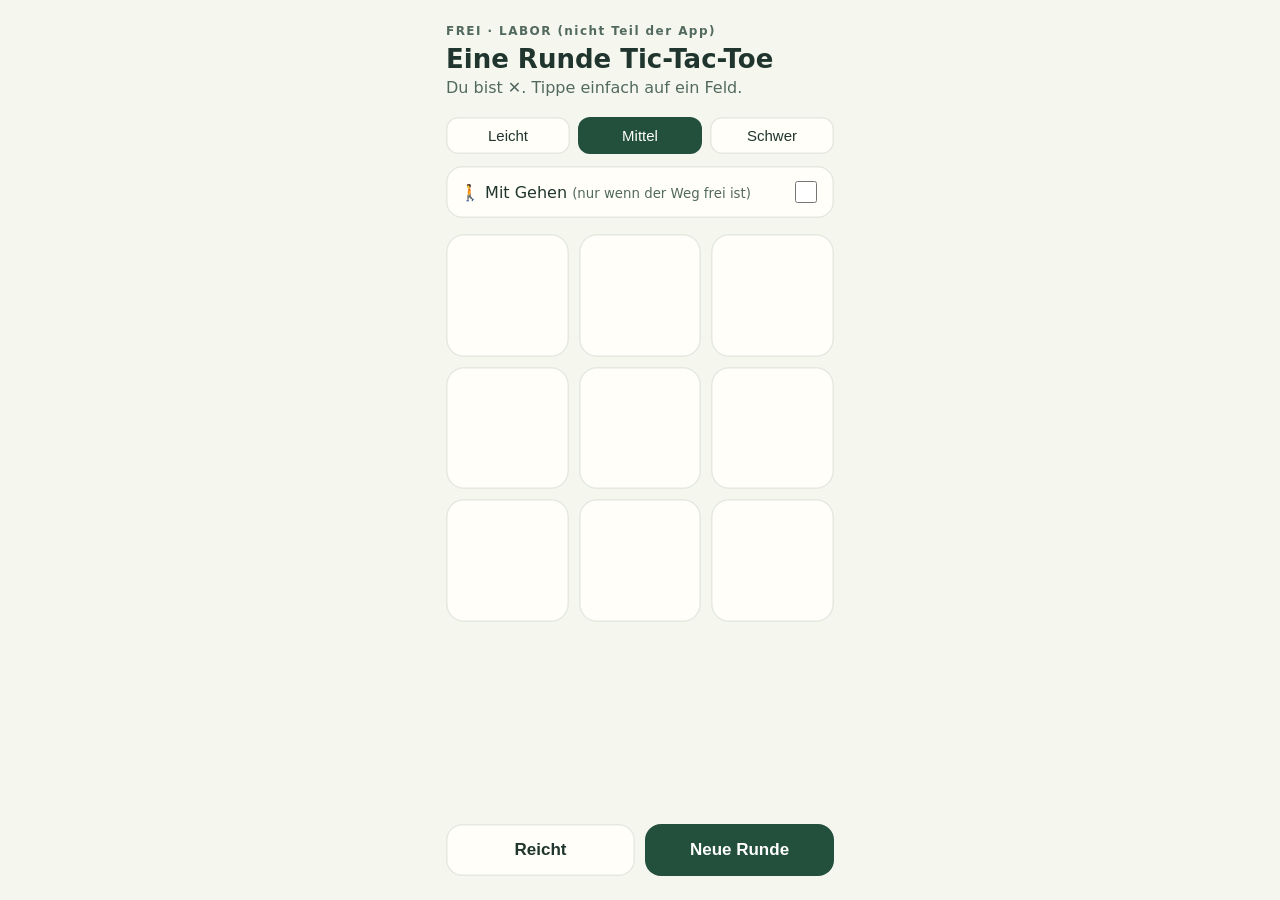
<file: lab/tictactoe.html>
<!doctype html>
<html lang="de"><head><meta charset="utf-8">
<meta name="viewport" content="width=device-width, initial-scale=1, viewport-fit=cover">
<meta name="theme-color" content="#f5f7ef">
<title>FREI Labor · Tic-Tac-Toe</title>
<style>
:root{--bg:#f5f7ef;--ink:#1f352d;--muted:#52695e;--primary:#234f3d;--lime:#dceb9d;--surface:#fffef9;--line:#e5e9df}
*{box-sizing:border-box;-webkit-tap-highlight-color:transparent}
html,body{margin:0;background:var(--bg);color:var(--ink);font-family:-apple-system,system-ui,"Segoe UI",sans-serif}
main{max-width:420px;margin:0 auto;padding:24px 16px calc(24px + env(safe-area-inset-bottom));min-height:100dvh;display:flex;flex-direction:column}
.note{font-size:12px;letter-spacing:.12em;color:var(--muted);font-weight:600}
h1{font-size:26px;margin:6px 0 4px;font-weight:650}
p.sub{margin:0 0 20px;color:var(--muted)}
.board{display:grid;grid-template-columns:repeat(3,1fr);gap:10px;aspect-ratio:1;width:100%}
.cell{border:0;border-radius:18px;background:var(--surface);box-shadow:inset 0 0 0 1.5px var(--line);font-size:56px;font-weight:700;color:var(--primary);display:flex;align-items:center;justify-content:center;cursor:pointer;transition:background .15s}
.cell:active{background:var(--lime)}
.cell.o{color:#8aa08f}
.cell.win{background:var(--lime)}
#msg{min-height:28px;margin:18px 0 8px;font-size:18px;text-align:center}
.actions{display:flex;gap:10px;margin-top:auto;padding-top:12px}
.actions button{flex:1;padding:16px;border-radius:16px;border:0;font-size:17px;font-weight:600;cursor:pointer}
.primary{background:var(--primary);color:#fff}
.secondary{background:var(--surface);color:var(--ink);box-shadow:inset 0 0 0 1.5px var(--line)}
.toggle{display:flex;align-items:center;justify-content:space-between;background:var(--surface);box-shadow:inset 0 0 0 1.5px var(--line);border-radius:16px;padding:12px 14px;margin:0 0 16px;font-size:16px}
.toggle input{width:22px;height:22px;accent-color:var(--primary)}
#walk{position:fixed;inset:0;background:var(--primary);color:#fff;display:none;flex-direction:column;align-items:center;justify-content:center;text-align:center;padding:24px;z-index:9}
#walk .big{font-size:44px;font-weight:700;line-height:1.15}
#walk .small{opacity:.75;margin-top:14px;font-size:17px}
#walk button{margin-top:40px;background:var(--lime);color:var(--primary);border:0;border-radius:16px;padding:16px 28px;font-size:17px;font-weight:600}
.levels{display:flex;gap:8px;margin:0 0 12px}.levels button{flex:1;padding:10px;border-radius:12px;border:0;background:var(--surface);box-shadow:inset 0 0 0 1.5px var(--line);font-size:15px;color:var(--ink)}.levels button.on{background:var(--primary);color:#fff;box-shadow:none}
.done{display:none;text-align:center;margin:auto 0;font-size:20px;color:var(--muted)}
</style></head>
<body><main>
<div class="note">FREI · LABOR (nicht Teil der App)</div>
<h1>Eine Runde Tic-Tac-Toe</h1>
<p class="sub">Du bist ✕. Tippe einfach auf ein Feld.</p>
<div class="levels" id="levels"><button data-l="leicht">Leicht</button><button data-l="mittel" class="on">Mittel</button><button data-l="schwer">Schwer</button></div>
<label class="toggle"><span>🚶 Mit Gehen <small style="color:var(--muted)">(nur wenn der Weg frei ist)</small></span><input type="checkbox" id="walkmode"></label>
<div class="board" id="board"></div>
<div id="walk"><div class="big" id="walkbig"></div><div class="small">Schau ruhig vom Handy weg.</div><button id="walkskip">Bin fertig</button></div>
<div id="msg" aria-live="polite"></div>
<div class="done" id="done">Okay. Gut, dass du hier warst.</div>
<div class="actions" id="actions">
  <button class="secondary" id="stop">Reicht</button>
  <button class="primary" id="again">Neue Runde</button>
</div>
</main>
<script>
const LEVELS={leicht:0.35,mittel:0.15,schwer:0.05};let level='mittel';
const L=[[0,1,2],[3,4,5],[6,7,8],[0,3,6],[1,4,7],[2,5,8],[0,4,8],[2,4,6]];
const boardEl=document.getElementById('board'),msg=document.getElementById('msg');
let b,over,busy;
const winner=s=>{for(const l of L){const[a,c,d]=l;if(s[a]&&s[a]===s[c]&&s[a]===s[d])return{p:s[a],l}}return s.every(Boolean)?{p:'draw'}:null};
function minimax(s,me){const w=winner(s);if(w)return w.p==='O'?1:w.p==='X'?-1:0;let best=me?-2:2;
  for(let i=0;i<9;i++)if(!s[i]){s[i]=me?'O':'X';const v=minimax(s,!me);s[i]=null;best=me?Math.max(best,v):Math.min(best,v)}return best}
function botMove(){const free=b.map((v,i)=>v?null:i).filter(v=>v!==null);
  // absichtlich nicht perfekt: in ca. 35 % der Züge ein zufälliges Feld
  if(Math.random()<LEVELS[level])return free[Math.floor(Math.random()*free.length)];
  let best=-2,mv=free[0];for(const i of free){b[i]='O';const v=minimax(b,false);b[i]=null;if(v>best){best=v;mv=i}}return mv}
function render(w){boardEl.innerHTML='';b.forEach((v,i)=>{const c=document.createElement('button');c.className='cell'+(v==='O'?' o':'')+(w&&w.l&&w.l.includes(i)?' win':'');
  c.textContent=v==='X'?'✕':v==='O'?'◯':'';c.setAttribute('aria-label','Feld '+(i+1));c.onclick=()=>play(i);boardEl.appendChild(c)})}
function finish(w){over=true;render(w);msg.textContent=w.p==='X'?'Diese Runde geht an dich.':w.p==='O'?'Diese Runde ging an mich.':'Unentschieden.'}
function play(i){if(over||busy||b[i])return;b[i]='X';let w=winner(b);if(w)return finish(w);render();busy=true;msg.textContent='';
  const bot=()=>{b[botMove()]='O';busy=false;w=winner(b);w?finish(w):render()};
  if(document.getElementById('walkmode').checked)walk(bot);else setTimeout(bot,380)}
let walkT=[];
function walk(done){const ov=document.getElementById('walk'),big=document.getElementById('walkbig');ov.style.display='flex';big.textContent='5 Schritte vor';
  const end=()=>{walkT.forEach(clearTimeout);walkT=[];ov.style.display='none';done()};
  walkT.push(setTimeout(()=>{big.textContent='5 Schritte zurück'},4500));
  walkT.push(setTimeout(end,9000));
  document.getElementById('walkskip').onclick=end}
function start(){b=Array(9).fill(null);over=false;busy=false;msg.textContent='';render()}
document.getElementById('again').onclick=start;
document.getElementById('stop').onclick=()=>{boardEl.style.display='none';msg.style.display='none';document.getElementById('actions').style.display='none';document.querySelector('.sub').style.display='none';document.getElementById('done').style.display='block'};
document.querySelectorAll('#levels button').forEach(x=>x.onclick=()=>{level=x.dataset.l;document.querySelectorAll('#levels button').forEach(y=>y.classList.toggle('on',y===x));start()});
start();
</script></body></html>
</file>
<file: style.css>
:root{--bg:#f5f7ef;--ink:#1f352d;--muted:#52695e;--mid:#dfe8dc;--primary:#234f3d;--light:#ecf2e6;--lime:#dceb9d;--surface:#fffef9;--line:#e5e9df;--shadow:0 22px 65px rgba(34,71,52,.09);font-family:ui-sans-serif,-apple-system,BlinkMacSystemFont,"Segoe UI",sans-serif;color:var(--ink);font-synthesis:none;-webkit-tap-highlight-color:transparent}*{box-sizing:border-box}body{margin:0;background:#e7ede2}button,input,a{font:inherit}button{cursor:pointer}button:disabled{opacity:.45;cursor:not-allowed}button:focus-visible,a:focus-visible,input:focus-visible{outline:3px solid #b2bf48;outline-offset:3px}.app-shell{position:relative;width:100%;max-width:510px;min-height:100dvh;margin:0 auto;background:var(--bg);box-shadow:0 0 50px rgba(33,57,45,.07);overflow:hidden;padding-bottom:calc(104px + env(safe-area-inset-bottom,0px))}.topbar{height:80px;padding:18px 25px;display:flex;align-items:center;justify-content:space-between;gap:10px}.brand{text-decoration:none;color:var(--ink);font-weight:850;font-size:31px;letter-spacing:-2px;display:flex;align-items:center;gap:10px}.brandmark{background:var(--primary);color:var(--lime);border-radius:14px;width:42px;height:42px;display:grid;place-items:center;font-size:26px;letter-spacing:-3px;padding-right:4px}.branddot{color:#8aa54c}.edition{font-size:10px;font-weight:780;letter-spacing:1.7px;color:#7a8a7c;margin-left:auto}.circle-btn{border:1px solid #dbe2d5;background:#fffefb;border-radius:50%;width:39px;height:39px;color:var(--ink);font-size:20px;display:grid;place-items:center}.screen{padding:20px 27px 44px;display:none;animation:appear .22s ease-out}.screen.visible{display:block}@keyframes appear{from{opacity:.45;transform:translateY(6px)}to{opacity:1;transform:translateY(0)}}h1,h2,h3,p{margin-top:0}h1,h2{font-weight:770;letter-spacing:-2.2px;line-height:1.08}h1{font-size:clamp(39px,10.5vw,56px);margin:24px 0 20px}h2{font-size:clamp(32px,9vw,43px);margin:22px 0 14px}h1 em,h2 em{font-weight:600;font-style:normal;color:#779767}.eyebrow,.step-note{font-size:10px;font-weight:850;letter-spacing:2.1px;color:#5c735e;display:flex;align-items:center;gap:8px}.small-dot{width:8px;height:8px;background:#90b769;border-radius:50%;box-shadow:0 0 0 4px #e1edc5}.lead{color:#5f746a;font-size:17px;line-height:1.6;max-width:365px}.section-sub{font-size:15px;line-height:1.6;color:var(--muted)}.hero-visual{height:275px;position:relative;display:grid;place-items:center;isolation:isolate;margin:0 0 13px}.halo{position:absolute;border-radius:50%;left:50%;top:50%;transform:translate(-50%,-50%)}.halo-a{width:255px;height:255px;background:#e2eecf;filter:blur(0)}.halo-b{width:200px;height:200px;background:#d2e3b8;transform:translate(-50%,-50%) rotate(12deg);border:23px solid #eaf2dd}.halo-c{width:130px;height:130px;background:#b8d7a1;border:20px solid #dbecc9}.halo-center{z-index:2;display:grid;place-items:center;color:#427452;font-size:72px;font-weight:300}.hero-visual.compact{height:225px}.hero-visual.compact .halo-a{width:205px;height:205px}.hero-visual.compact .halo-b{width:160px;height:160px}.hero-visual.compact .halo-center{font-size:57px}.btn{display:flex;align-items:center;justify-content:space-between;width:100%;border:0;border-radius:17px;padding:16px 21px;margin:9px 0;font-weight:725;line-height:1.25;text-align:left;transition:transform .12s,background .12s;min-height:52px}.btn:active{transform:scale(.985)}.btn.primary{background:var(--primary);color:white}.btn.primary span{color:var(--lime);font-size:23px}.btn.soft{background:#e3ebd8;color:var(--ink)}.btn.ghost{background:transparent;color:var(--ink);border:1px solid #d7e1d4}.btn.giant{min-height:64px;font-size:16px}.home-actions{margin-top:5px}.subtle{font-size:12px;color:#576f60;line-height:1.5}.centered{text-align:center}.trustline{display:flex;gap:5px;justify-content:space-between;margin-top:30px;font-size:10px;color:#778878}.back{border:0;background:transparent;padding:8px 1px;color:#68816e;font-size:13px;font-weight:700;margin-bottom:28px}.control-panel,.feedback-block{background:var(--surface);border:1px solid var(--line);padding:19px;border-radius:20px;margin:14px 0;box-shadow:0 3px 14px rgba(60,76,45,.02)}.field-title{font-size:13px;font-weight:800;color:var(--ink);margin-bottom:15px}.chip-row{display:flex;flex-wrap:wrap;gap:9px}.chip{background:#f5f7f0;border:1px solid #dfe8d8;border-radius:28px;color:#526957;padding:11px 15px;font-size:13px;font-weight:660}.chip.active,.segments button.selected,.feedback-buttons button.selected{background:var(--primary);border-color:var(--primary);color:#fff}.segments{display:grid;grid-template-columns:repeat(4,1fr);gap:6px;background:#eef1e9;padding:5px;border-radius:13px}.segments.segments-two{grid-template-columns:1fr 1fr}.segments button{border:0;background:transparent;border-radius:9px;padding:11px 4px;font-size:12px;font-weight:720;color:#63766c}.toggle-row{display:flex;align-items:center;justify-content:space-between;gap:10px;position:relative;padding:11px 0;cursor:pointer}.toggle-row:not(:last-child){border-bottom:1px solid var(--line)}.toggle-row strong{display:block;font-size:13px;font-weight:750}.toggle-row small{color:var(--muted);font-size:11px;display:block;margin-top:5px;line-height:1.35}.toggle-row input{position:absolute;opacity:0;width:42px;height:25px;right:0;z-index:1;cursor:pointer}.switch{position:relative;flex:none;width:42px;height:25px;border-radius:20px;background:#c8d0c2;transition:background .2s}.switch:after{content:'';position:absolute;width:19px;height:19px;background:white;border-radius:50%;top:3px;left:3px;transition:transform .2s}.toggle-row input:checked+.switch{background:#376b50}.toggle-row input:checked+.switch:after{transform:translateX(17px)}.toggle-row input:focus-visible+.switch{outline:3px solid #aac95a;outline-offset:2px}.quiet-link{background:transparent;border:0;display:block;margin:16px auto;color:#718976;font-size:13px;text-decoration:underline;text-underline-offset:5px;padding:9px}.recommendation{background:var(--surface);border:1px solid var(--line);box-shadow:var(--shadow);padding:24px;border-radius:27px;margin:25px 0 19px;min-height:270px}.recommend-icon{height:70px;width:70px;border-radius:22px;background:#e7efdb;display:grid;place-items:center;font-size:41px;color:#467957;margin-bottom:20px}.recommend-label{color:#60745f;letter-spacing:1.9px;font-size:10px;font-weight:850}.recommendation h3{font-size:28px;letter-spacing:-1.1px;margin:10px 0 11px}.recommendation p{font-size:14px;line-height:1.65;color:var(--muted)}.tags{display:flex;gap:8px;flex-wrap:wrap}.tags span{background:#edf3e5;border-radius:20px;padding:8px 10px;color:#516c58;font-size:11px;font-weight:700}.file-panel{padding:15px;background:#e9f0e1;border-radius:15px;margin:15px 0}.file-panel p{font-size:11px;color:var(--muted);margin:10px 0 0;line-height:1.45}.file-panel input{width:100%;font-size:11px;margin-top:11px}.file-label{font-size:13px;font-weight:700}.hidden{display:none!important}.choice-container{margin:13px 0}.option-button{width:100%;display:flex;align-items:center;gap:12px;text-align:left;border:1px solid #dbe4d5;background:white;padding:14px;margin:8px 0;border-radius:14px;color:var(--ink);font-weight:730}.option-button.selected{outline:2px solid var(--primary)}.activity-top{display:flex;justify-content:space-between;align-items:center}.activity-top .back{margin:0}.clock{font-size:15px;background:#e9f0e1;border-radius:19px;padding:10px 15px;font-weight:790;font-variant-numeric:tabular-nums}.game-area{border:1px solid #e3eadd;background:var(--surface);border-radius:25px;padding:21px;margin:23px 0;min-height:286px;display:flex;flex-direction:column;align-items:center;justify-content:center;gap:16px;box-shadow:var(--shadow)}.game-instructions{text-align:center;font-size:14px;color:var(--muted);line-height:1.55}.game-info{font-size:11px;font-weight:750;letter-spacing:1.2px;color:#78917b}.shape-big{font-size:72px;line-height:1;color:#377b62}.shape-options{display:grid;grid-template-columns:repeat(3,1fr);width:100%;gap:9px}.shape-options button{background:#ecf2e7;border:1px solid #d3e4d0;border-radius:20px;height:87px;color:#326c51;font-size:45px}.shape-options button:active{background:#d6e9c5}.shape-title{font-size:14px;font-weight:700}.memory-grid{display:grid;grid-template-columns:repeat(3,minmax(0,1fr));gap:10px;width:100%;max-width:310px}.memory-card{aspect-ratio:1;border:1px solid #d5e1d3;border-radius:15px;background:#e5eee2;color:#315e49;font-size:37px;font-weight:700}.memory-card.flipped,.memory-card.matched{background:#d8e9bf}.memory-card.matched{opacity:.58}.block-board{display:grid;grid-template-columns:repeat(4,1fr);gap:5px;width:100%;max-width:270px;aspect-ratio:1}.block-cell{border:1px solid #dfe7d6;background:#ecf2e8;border-radius:9px;min-height:45px}.block-cell.filled{background:#99c9a5;border-color:#7ba88d}.block-cell.selected-preview{background:#d7e4a6}.block-controls{display:flex;gap:8px;flex-wrap:wrap;justify-content:center}.block-controls button{border-radius:12px;background:#e5efdc;color:#345d43;border:0;padding:13px;font-size:13px;font-weight:720}.presence-card{text-align:center;max-width:270px}.presence-orb{width:125px;height:125px;border-radius:50%;background:radial-gradient(circle at 42% 40%,#eef4c8,#b4d19e);display:grid;place-items:center;margin:12px auto 18px;color:#5c916a;font-size:50px}.audio-player{background:#e6eedf;border-radius:17px;padding:14px;margin:13px 0;font-weight:760;color:#4f7256}.audio-player audio{width:100%;margin-top:8px}.activity-actions{display:flex;flex-wrap:wrap;gap:7px}.activity-actions .btn{flex:1 1 125px;font-size:12px;min-height:51px;padding:12px;margin:0;justify-content:center;text-align:center}.feedback-buttons{display:grid;grid-template-columns:repeat(3,1fr);gap:7px}.feedback-buttons button{min-height:62px;border:1px solid #dce6d6;background:#f3f7ee;border-radius:12px;font-size:12px;font-weight:740;color:#466152;padding:7px}.feedback-block:last-of-type .feedback-buttons{grid-template-columns:repeat(2,1fr)}.library-list{display:grid;gap:11px;margin:20px 0}.library-item{display:flex;align-items:center;gap:15px;background:white;border:1px solid var(--line);padding:16px;border-radius:18px}.library-icon{width:48px;height:48px;display:grid;place-items:center;background:#e8f1e0;border-radius:14px;font-size:26px;color:#51815b;flex:none}.library-item strong{font-size:14px;display:block;margin-bottom:6px}.library-item small{font-size:11px;line-height:1.4;color:var(--muted);display:block}.library-item .soon{margin-left:auto;background:#edf1e9;color:#678071;font-size:9px;border-radius:9px;padding:6px}.settings-text{font-size:13px;color:var(--muted);line-height:1.65}.small-warning{font-size:11px;line-height:1.5;color:#8b7556;margin-top:12px}.reject-list button{background:#e9eee2;border:0;padding:9px 12px;border-radius:11px;font-size:12px;margin:3px}.safety-icon{border-radius:19px;background:#f5e7d1;color:#876230;width:70px;height:70px;display:grid;place-items:center;font-size:38px;font-weight:780;margin:25px 0}.bottom-nav{position:absolute;bottom:0;left:0;width:100%;height:calc(75px + env(safe-area-inset-bottom,0px));background:rgba(250,252,245,.97);border-top:1px solid #e2e8dc;display:flex;justify-content:space-around;align-items:start;padding-top:10px;z-index:10;backdrop-filter:blur(9px)}.bottom-nav button{display:flex;flex-direction:column;align-items:center;gap:3px;color:#597061;border:0;background:transparent;min-width:77px;padding:2px;font-size:24px}.bottom-nav button.selected{color:var(--primary)}.bottom-nav small{font-size:10px;font-weight:750}#toast{position:fixed;bottom:86px;left:50%;transform:translateX(-50%);max-width:460px;width:calc(100% - 30px);border-radius:13px;background:#284b3d;color:white;padding:14px;opacity:0;pointer-events:none;transition:opacity .15s;text-align:center;font-size:12px;z-index:20}#toast.show{opacity:1}.activity-info{display:flex;gap:8px;justify-content:center;font-size:12px;color:var(--muted)}@media(min-width:610px){.app-shell{margin-top:20px;margin-bottom:20px;min-height:calc(100dvh - 40px);border-radius:35px;overflow:hidden}.bottom-nav{position:sticky;margin-top:25px;bottom:0}body{background:#e6ede5}}@media(max-width:360px){.screen{padding-left:17px;padding-right:17px}.topbar{padding-left:18px;padding-right:18px}.trustline{font-size:9px}h1{font-size:39px}.recommendation{padding:18px}}@media(prefers-reduced-motion:reduce){*{animation:none!important;transition:none!important;scroll-behavior:auto!important}}
.shape-options button.incorrect{background:#f5e6d9}
</file>
